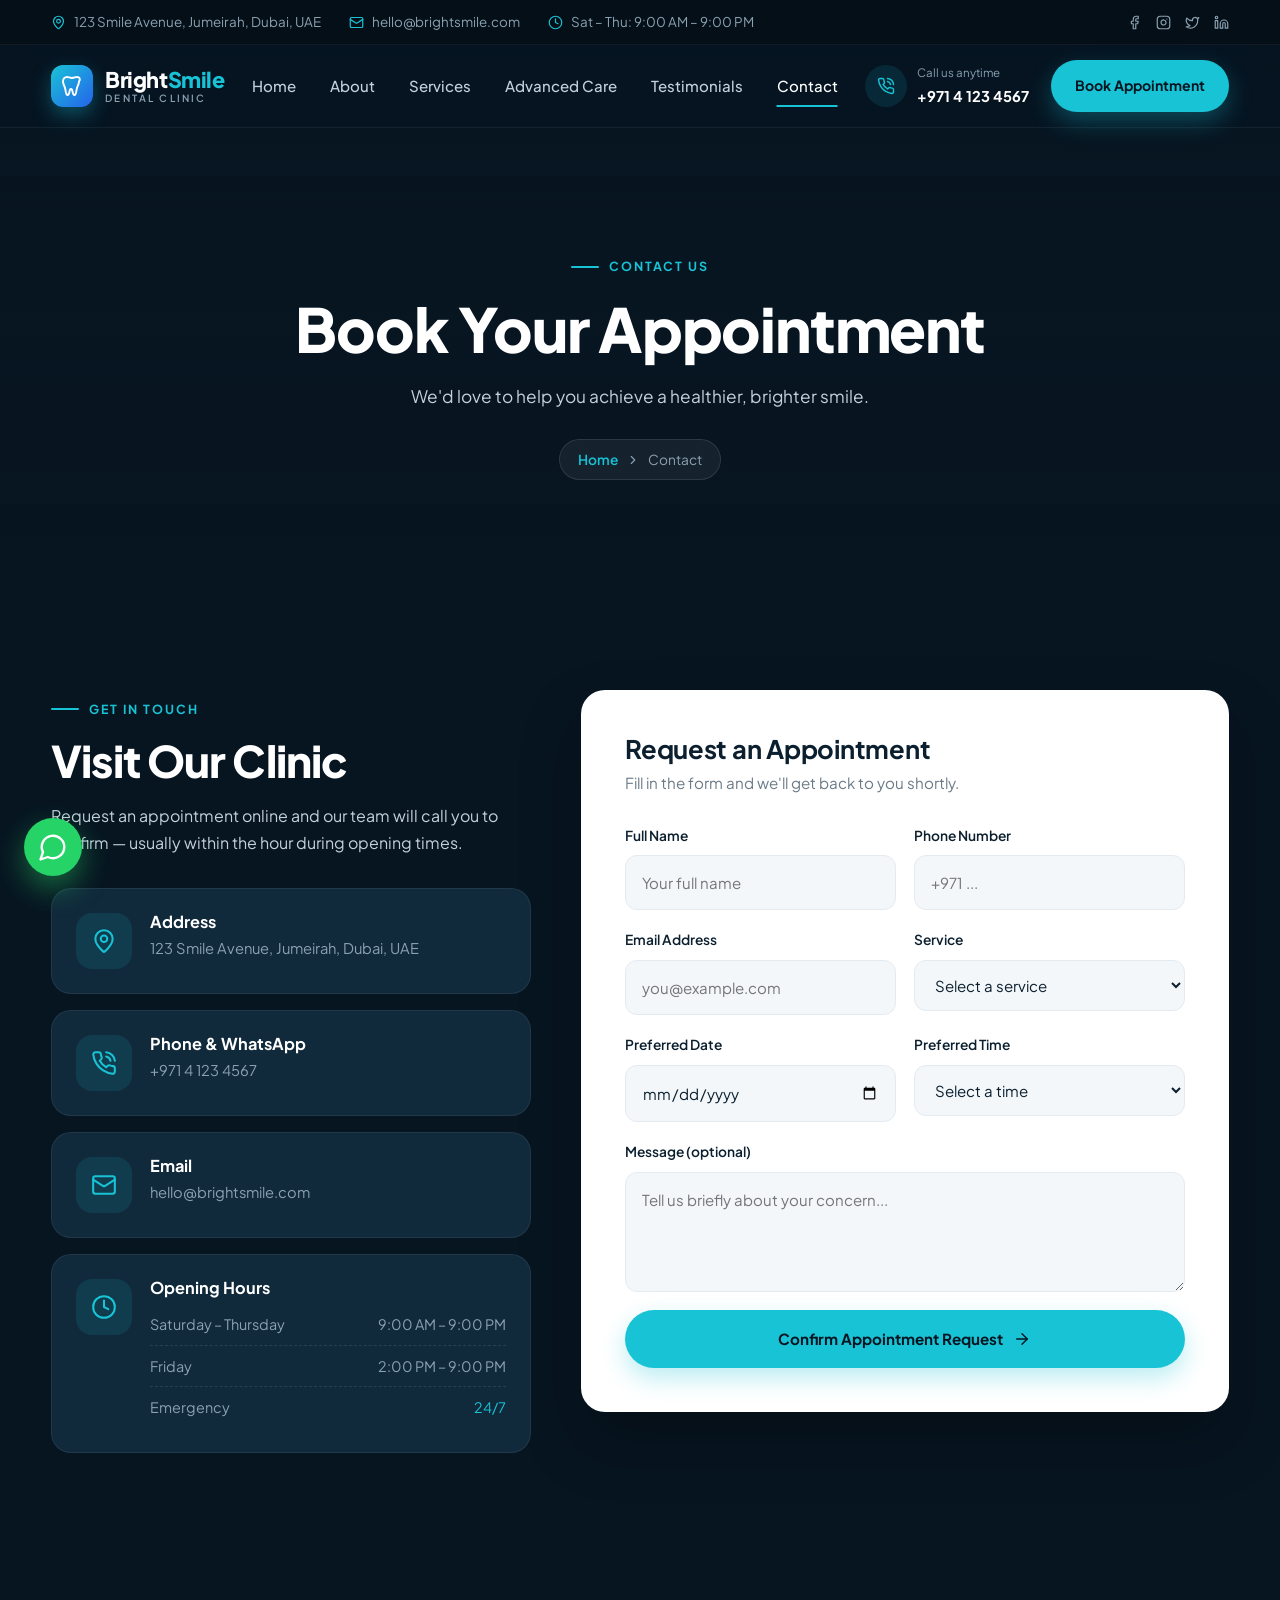
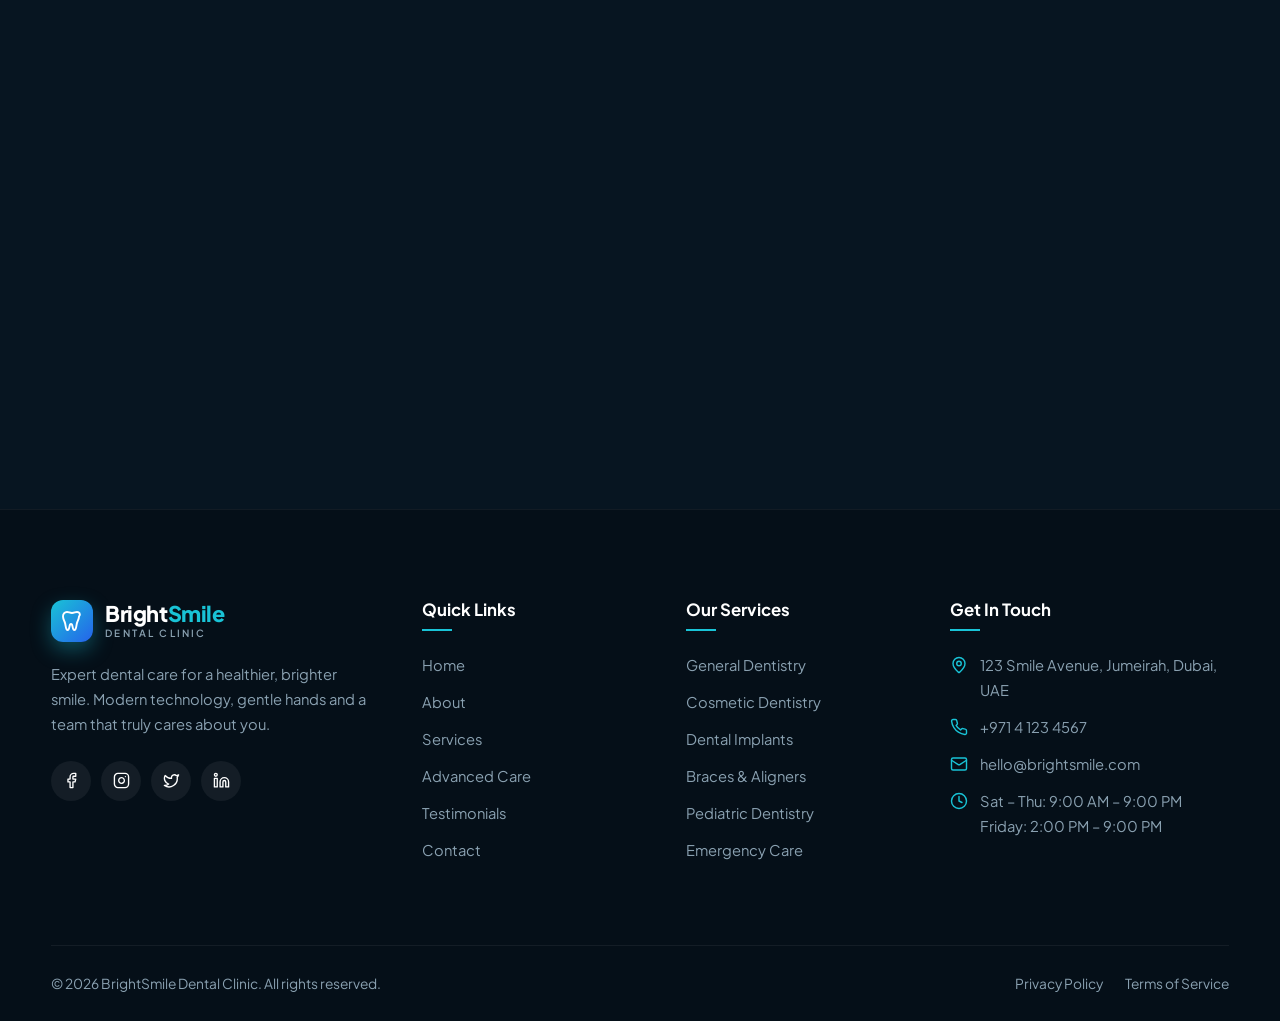
<file: contact.html>
<!DOCTYPE html>
<html lang="en">
<head>
  <meta charset="UTF-8" />
  <meta name="viewport" content="width=device-width, initial-scale=1.0" />
  <title>Contact & Appointments | BrightSmile Dental Clinic</title>
  <meta name="description" content="Book your dental appointment at BrightSmile Dental Clinic, Jumeirah, Dubai. Call, WhatsApp or request online." />
  <link rel="preconnect" href="https://fonts.googleapis.com" />
  <link rel="preconnect" href="https://fonts.gstatic.com" crossorigin />
  <link href="https://fonts.googleapis.com/css2?family=Plus+Jakarta+Sans:wght@400;500;600;700;800&display=swap" rel="stylesheet" />
  <link rel="stylesheet" href="css/style.css?v=3" />
</head>
<body>
  <header id="site-header"></header>

  <main>
    <section class="page-banner">
      <div class="container">
        <span class="eyebrow">Contact Us</span>
        <h1>Book Your Appointment</h1>
        <p>We'd love to help you achieve a healthier, brighter smile.</p>
        <div class="breadcrumb"><a href="index.html">Home</a><i data-lucide="chevron-right"></i>Contact</div>
      </div>
    </section>

    <section>
      <div class="container contact-grid">
        <div class="reveal">
          <span class="eyebrow">Get In Touch</span>
          <h2 style="margin-bottom:16px">Visit Our Clinic</h2>
          <p style="margin-bottom:32px">Request an appointment online and our team will call you to confirm — usually within the hour during opening times.</p>
          <div class="card info-card"><div class="icon-circle"><i data-lucide="map-pin"></i></div><div><h4>Address</h4><p>123 Smile Avenue, Jumeirah, Dubai, UAE</p></div></div>
          <div class="card info-card"><div class="icon-circle"><i data-lucide="phone-call"></i></div><div><h4>Phone & WhatsApp</h4><p><a href="tel:+97141234567">+971 4 123 4567</a></p></div></div>
          <div class="card info-card"><div class="icon-circle"><i data-lucide="mail"></i></div><div><h4>Email</h4><p><a href="mailto:hello@brightsmile.com">hello@brightsmile.com</a></p></div></div>
          <div class="card info-card">
            <div class="icon-circle"><i data-lucide="clock"></i></div>
            <div style="flex:1">
              <h4>Opening Hours</h4>
              <ul class="hours">
                <li><span>Saturday – Thursday</span><span>9:00 AM – 9:00 PM</span></li>
                <li><span>Friday</span><span>2:00 PM – 9:00 PM</span></li>
                <li><span>Emergency</span><span class="accent">24/7</span></li>
              </ul>
            </div>
          </div>
        </div>

        <form class="form reveal" id="appointment-form">
          <h3>Request an Appointment</h3>
          <p>Fill in the form and we'll get back to you shortly.</p>
          <div class="form-row">
            <div class="form-group"><label for="name">Full Name</label><input id="name" name="name" type="text" placeholder="Your full name" required /></div>
            <div class="form-group"><label for="phone">Phone Number</label><input id="phone" name="phone" type="tel" placeholder="+971 ..." required /></div>
          </div>
          <div class="form-row">
            <div class="form-group"><label for="email">Email Address</label><input id="email" name="email" type="email" placeholder="you@example.com" required /></div>
            <div class="form-group">
              <label for="service">Service</label>
              <select id="service" name="service" required>
                <option value="">Select a service</option>
                <option>General Dentistry</option>
                <option>Cosmetic Dentistry</option>
                <option>Dental Implants</option>
                <option>Braces & Aligners</option>
                <option>Pediatric Dentistry</option>
                <option>Root Canal Treatment</option>
                <option>Crowns & Bridges</option>
                <option>Gum Treatment</option>
                <option>Emergency Care</option>
              </select>
            </div>
          </div>
          <div class="form-row">
            <div class="form-group"><label for="date">Preferred Date</label><input id="date" name="date" type="date" required /></div>
            <div class="form-group">
              <label for="time">Preferred Time</label>
              <select id="time" name="time" required>
                <option value="">Select a time</option>
                <option>Morning (9 AM – 12 PM)</option>
                <option>Afternoon (12 PM – 4 PM)</option>
                <option>Evening (4 PM – 9 PM)</option>
              </select>
            </div>
          </div>
          <div class="form-group"><label for="message">Message (optional)</label><textarea id="message" name="message" placeholder="Tell us briefly about your concern..."></textarea></div>
          <button type="submit" class="btn btn-primary" style="width:100%">Confirm Appointment Request <i data-lucide="arrow-right"></i></button>
          <p class="form-msg" id="form-msg" role="status"></p>
        </form>
      </div>
    </section>

    <section style="padding-top:0">
      <div class="container map reveal">
        <iframe src="https://www.google.com/maps?q=Jumeirah,Dubai&output=embed" loading="lazy" title="BrightSmile clinic location"></iframe>
      </div>
    </section>
  </main>

  <footer id="site-footer"></footer>
  <script src="js/lucide.min.js"></script>
  <script src="js/main.js?v=3"></script>
</body>
</html>
</file>
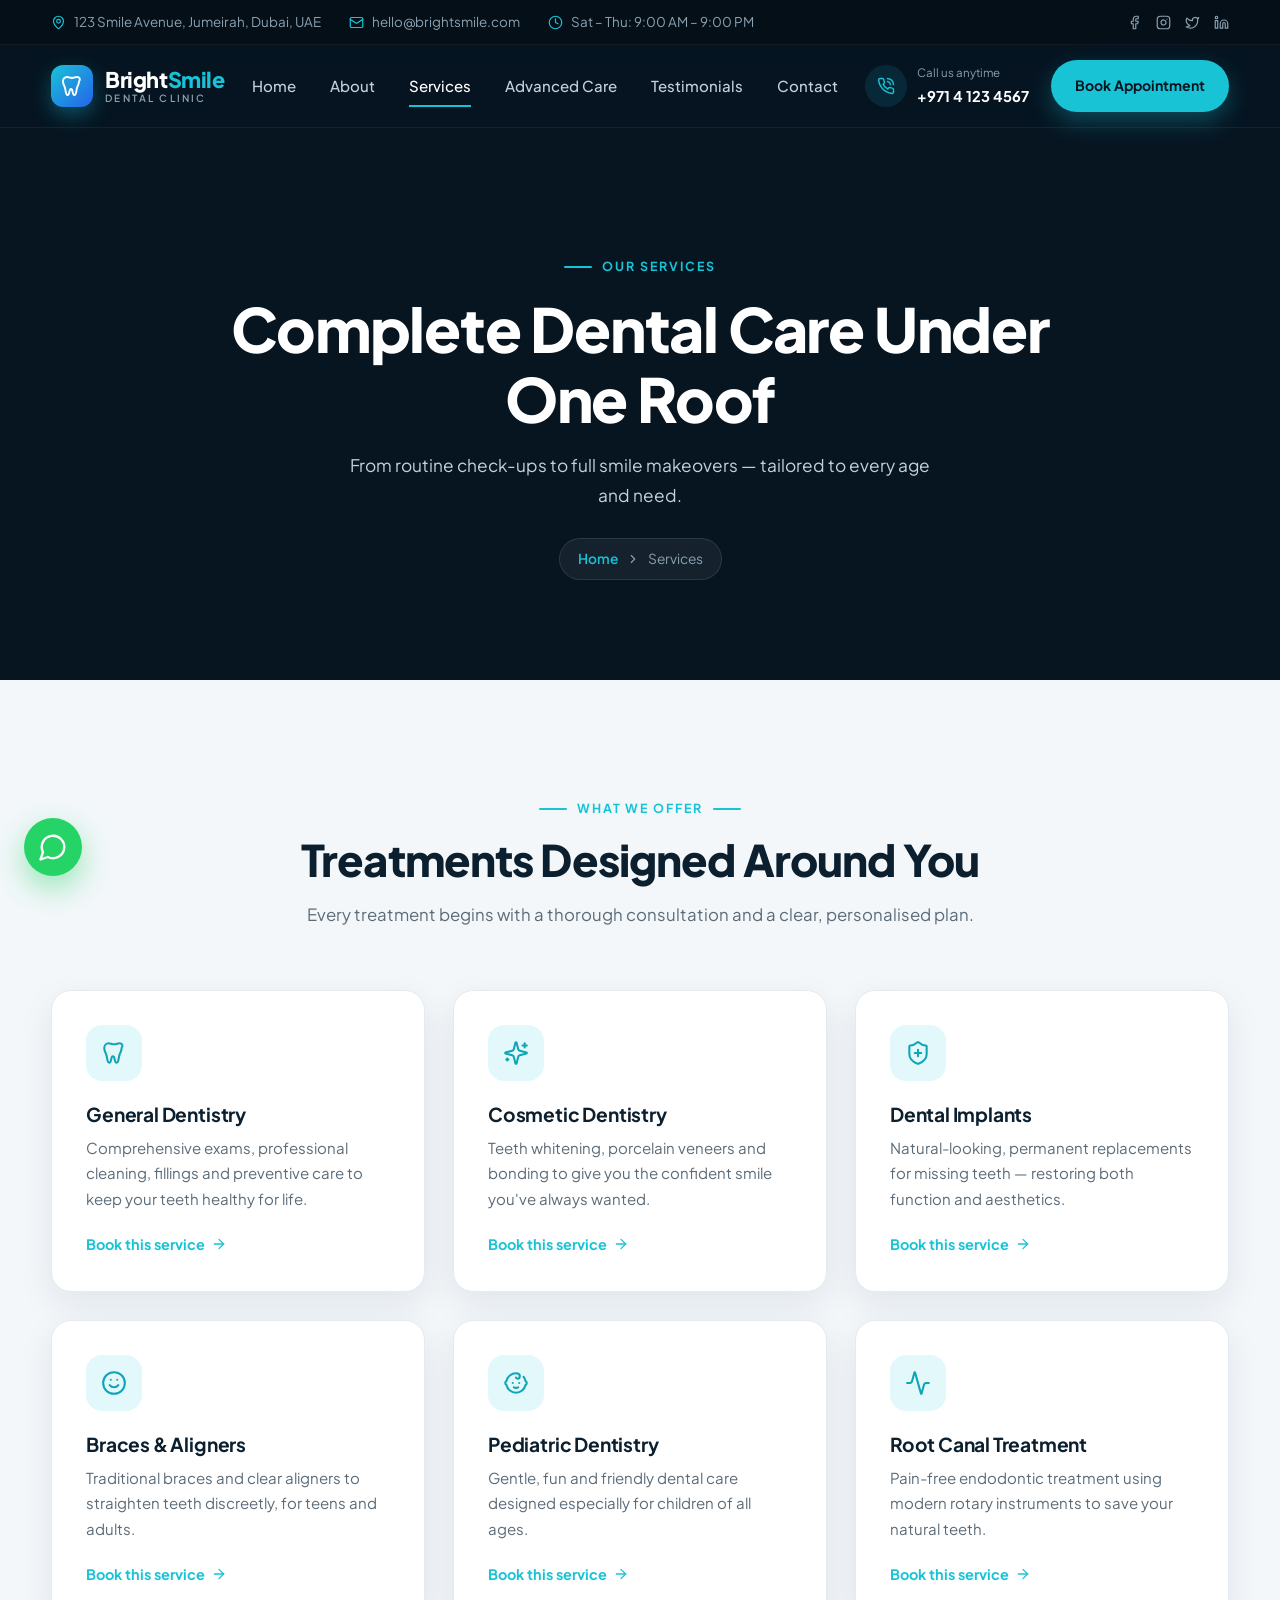
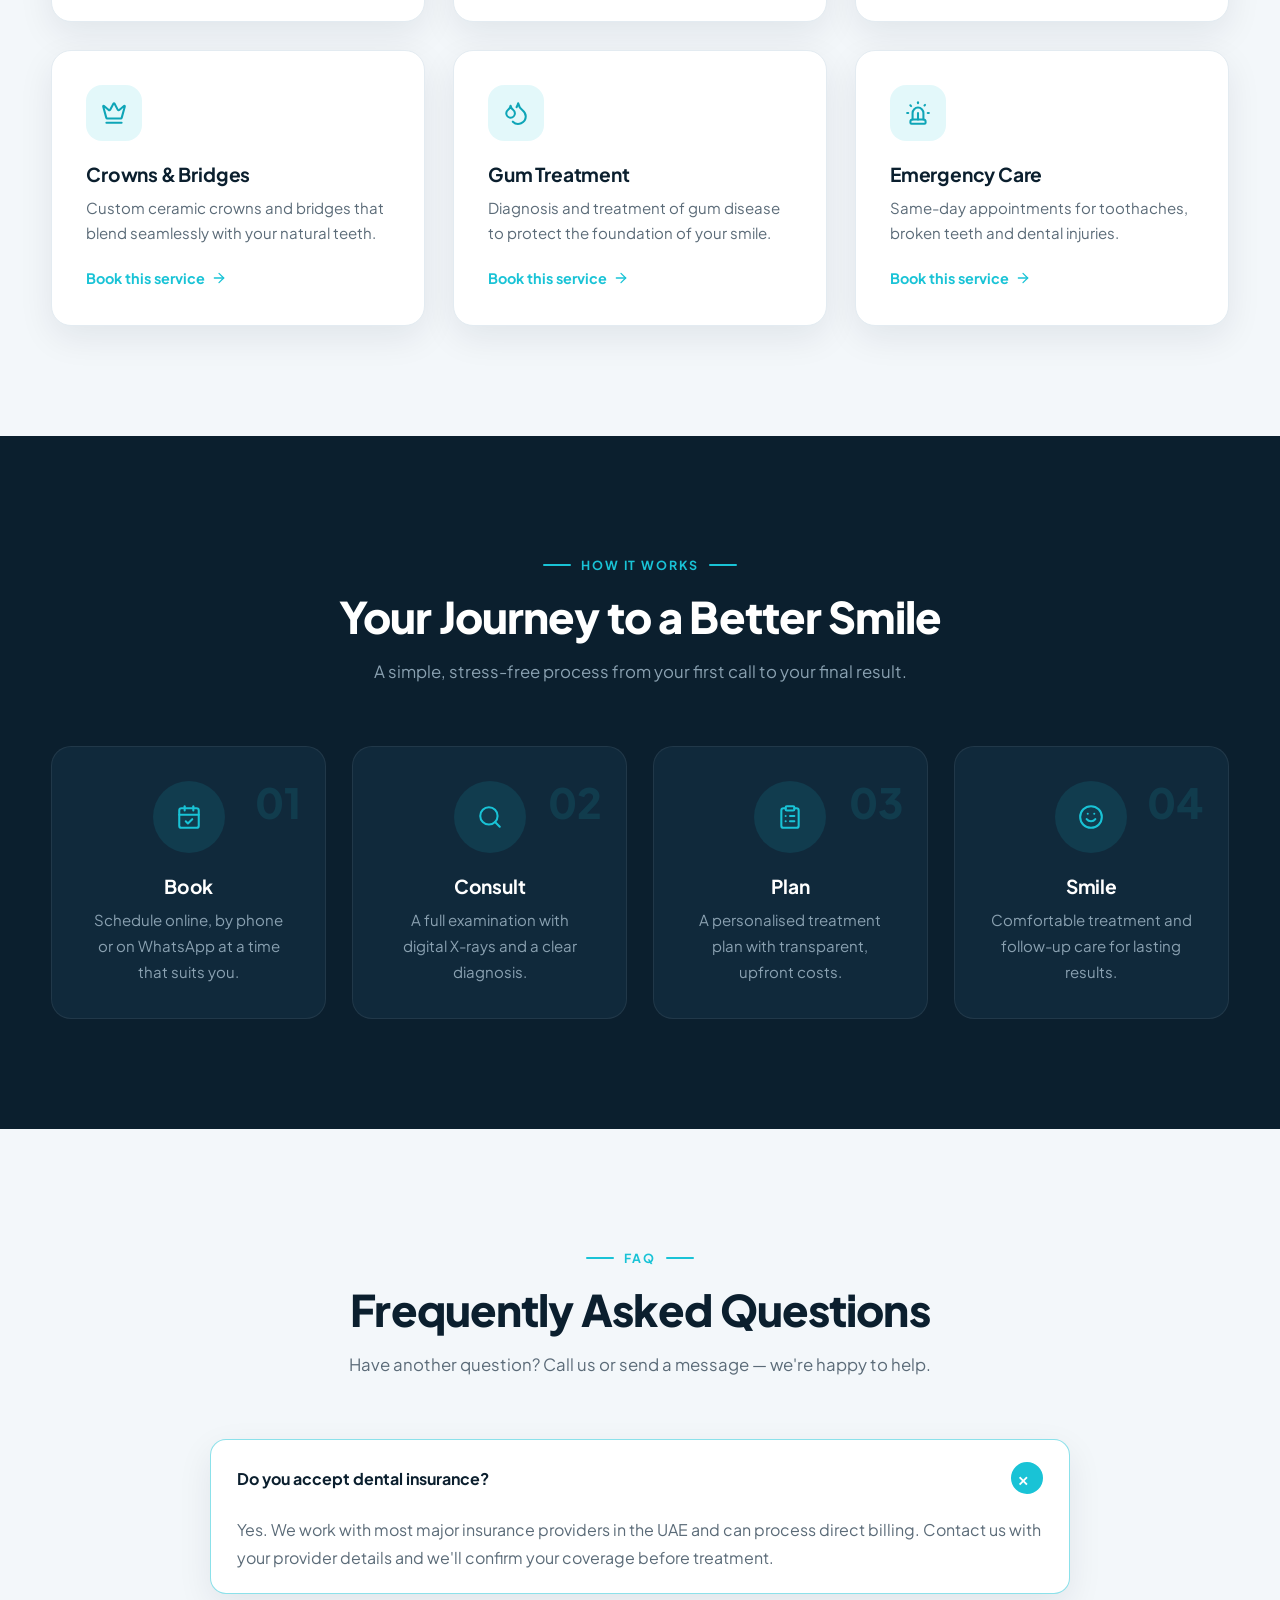
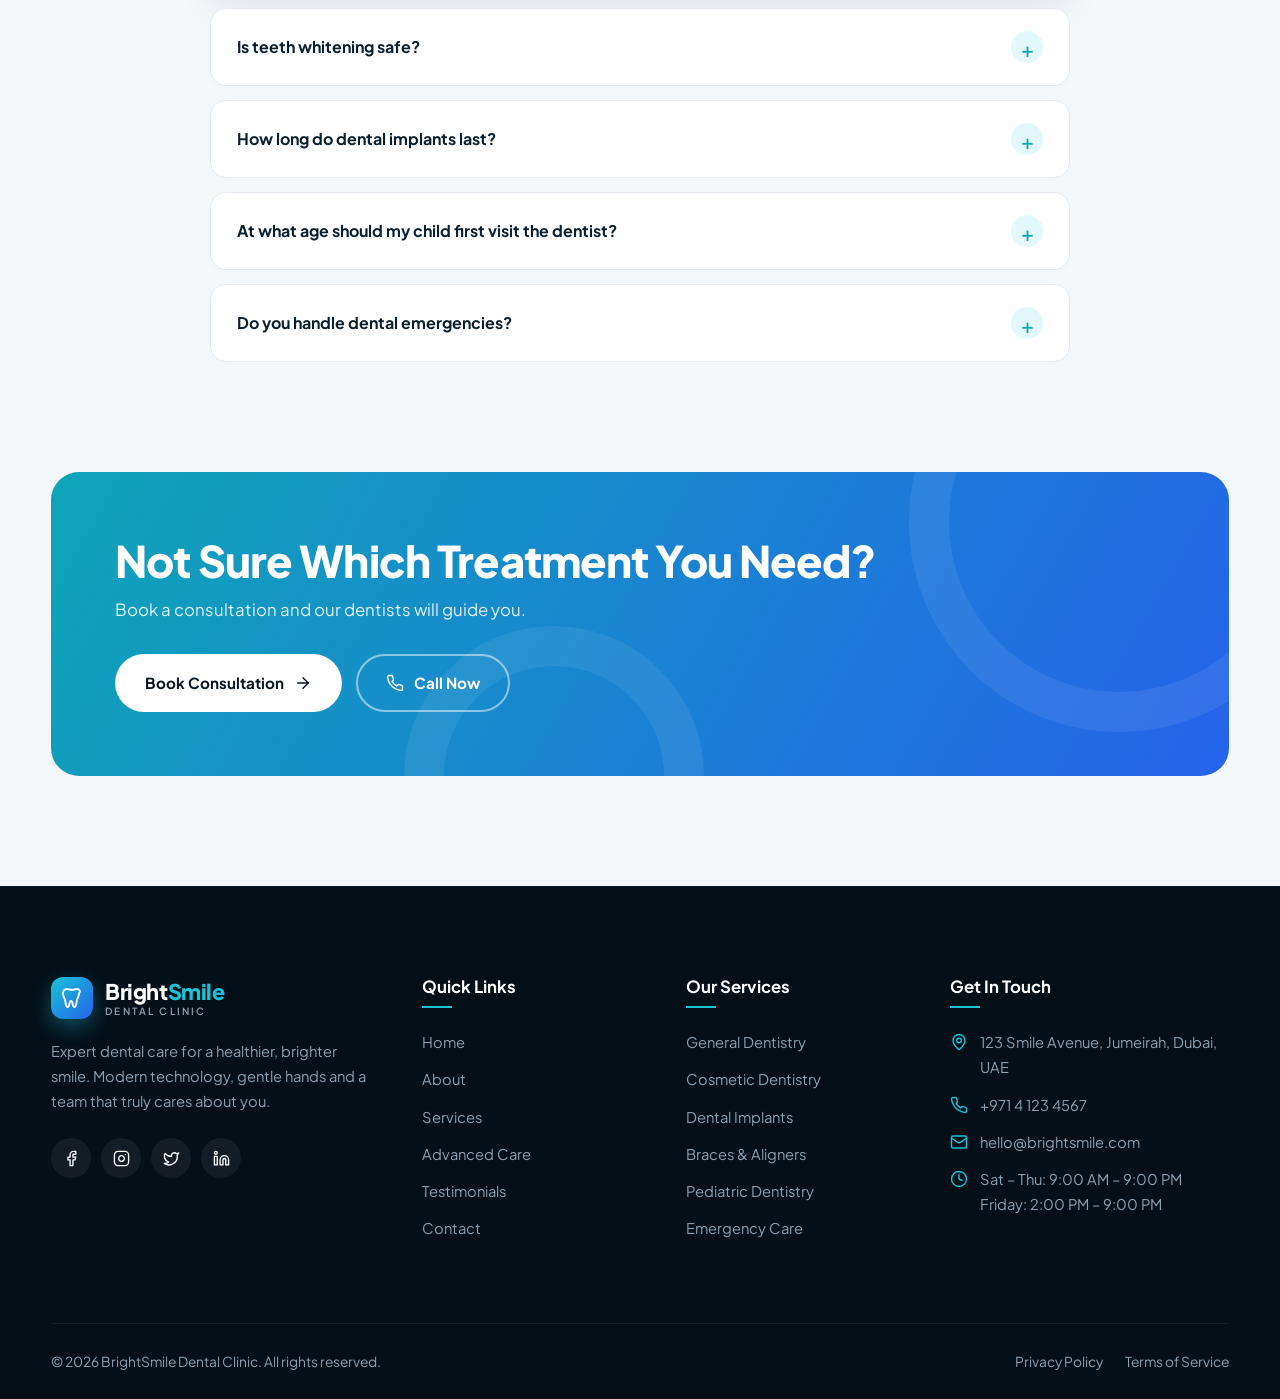
<file: services.html>
<!DOCTYPE html>
<html lang="en">
<head>
  <meta charset="UTF-8" />
  <meta name="viewport" content="width=device-width, initial-scale=1.0" />
  <title>Dental Services | BrightSmile Dental Clinic</title>
  <meta name="description" content="General, cosmetic, implant, orthodontic, pediatric and emergency dental services at BrightSmile Dental Clinic." />
  <link rel="preconnect" href="https://fonts.googleapis.com" />
  <link rel="preconnect" href="https://fonts.gstatic.com" crossorigin />
  <link href="https://fonts.googleapis.com/css2?family=Plus+Jakarta+Sans:wght@400;500;600;700;800&display=swap" rel="stylesheet" />
  <link rel="stylesheet" href="css/style.css?v=3" />
</head>
<body>
  <header id="site-header"></header>

  <main>
    <section class="page-banner">
      <div class="container">
        <span class="eyebrow">Our Services</span>
        <h1>Complete Dental Care Under One Roof</h1>
        <p>From routine check-ups to full smile makeovers — tailored to every age and need.</p>
        <div class="breadcrumb"><a href="index.html">Home</a><i data-lucide="chevron-right"></i>Services</div>
      </div>
    </section>

    <section class="light">
      <div class="container">
        <div class="section-head reveal">
          <span class="eyebrow">What We Offer</span>
          <h2>Treatments Designed Around You</h2>
          <p>Every treatment begins with a thorough consultation and a clear, personalised plan.</p>
        </div>
        <div class="grid-3">
          <div class="card reveal"><div class="icon-circle"><i data-icon="tooth"></i></div><h3>General Dentistry</h3><p>Comprehensive exams, professional cleaning, fillings and preventive care to keep your teeth healthy for life.</p><a href="contact.html?service=General Dentistry" class="more">Book this service <i data-lucide="arrow-right"></i></a></div>
          <div class="card reveal"><div class="icon-circle"><i data-lucide="sparkles"></i></div><h3>Cosmetic Dentistry</h3><p>Teeth whitening, porcelain veneers and bonding to give you the confident smile you've always wanted.</p><a href="contact.html?service=Cosmetic Dentistry" class="more">Book this service <i data-lucide="arrow-right"></i></a></div>
          <div class="card reveal"><div class="icon-circle"><i data-lucide="shield-plus"></i></div><h3>Dental Implants</h3><p>Natural-looking, permanent replacements for missing teeth — restoring both function and aesthetics.</p><a href="contact.html?service=Dental Implants" class="more">Book this service <i data-lucide="arrow-right"></i></a></div>
          <div class="card reveal"><div class="icon-circle"><i data-lucide="smile"></i></div><h3>Braces & Aligners</h3><p>Traditional braces and clear aligners to straighten teeth discreetly, for teens and adults.</p><a href="contact.html?service=Braces & Aligners" class="more">Book this service <i data-lucide="arrow-right"></i></a></div>
          <div class="card reveal"><div class="icon-circle"><i data-lucide="baby"></i></div><h3>Pediatric Dentistry</h3><p>Gentle, fun and friendly dental care designed especially for children of all ages.</p><a href="contact.html?service=Pediatric Dentistry" class="more">Book this service <i data-lucide="arrow-right"></i></a></div>
          <div class="card reveal"><div class="icon-circle"><i data-lucide="activity"></i></div><h3>Root Canal Treatment</h3><p>Pain-free endodontic treatment using modern rotary instruments to save your natural teeth.</p><a href="contact.html?service=Root Canal Treatment" class="more">Book this service <i data-lucide="arrow-right"></i></a></div>
          <div class="card reveal"><div class="icon-circle"><i data-lucide="crown"></i></div><h3>Crowns & Bridges</h3><p>Custom ceramic crowns and bridges that blend seamlessly with your natural teeth.</p><a href="contact.html?service=Crowns & Bridges" class="more">Book this service <i data-lucide="arrow-right"></i></a></div>
          <div class="card reveal"><div class="icon-circle"><i data-lucide="droplets"></i></div><h3>Gum Treatment</h3><p>Diagnosis and treatment of gum disease to protect the foundation of your smile.</p><a href="contact.html?service=Gum Treatment" class="more">Book this service <i data-lucide="arrow-right"></i></a></div>
          <div class="card reveal"><div class="icon-circle"><i data-lucide="siren"></i></div><h3>Emergency Care</h3><p>Same-day appointments for toothaches, broken teeth and dental injuries.</p><a href="contact.html?service=Emergency Care" class="more">Book this service <i data-lucide="arrow-right"></i></a></div>
        </div>
      </div>
    </section>

    <section style="background:var(--navy-800)">
      <div class="container">
        <div class="section-head reveal">
          <span class="eyebrow">How It Works</span>
          <h2>Your Journey to a Better Smile</h2>
          <p>A simple, stress-free process from your first call to your final result.</p>
        </div>
        <div class="grid-4 process">
          <div class="card reveal"><div class="icon-circle"><i data-lucide="calendar-check"></i></div><h3>Book</h3><p>Schedule online, by phone or on WhatsApp at a time that suits you.</p></div>
          <div class="card reveal"><div class="icon-circle"><i data-lucide="search"></i></div><h3>Consult</h3><p>A full examination with digital X-rays and a clear diagnosis.</p></div>
          <div class="card reveal"><div class="icon-circle"><i data-lucide="clipboard-list"></i></div><h3>Plan</h3><p>A personalised treatment plan with transparent, upfront costs.</p></div>
          <div class="card reveal"><div class="icon-circle"><i data-lucide="smile"></i></div><h3>Smile</h3><p>Comfortable treatment and follow-up care for lasting results.</p></div>
        </div>
      </div>
    </section>

    <section class="light">
      <div class="container">
        <div class="section-head reveal">
          <span class="eyebrow">FAQ</span>
          <h2>Frequently Asked Questions</h2>
          <p>Have another question? Call us or send a message — we're happy to help.</p>
        </div>
        <div class="faq reveal">
          <details open>
            <summary>Do you accept dental insurance?</summary>
            <p>Yes. We work with most major insurance providers in the UAE and can process direct billing. Contact us with your provider details and we'll confirm your coverage before treatment.</p>
          </details>
          <details>
            <summary>Is teeth whitening safe?</summary>
            <p>Professional whitening performed by a dentist is completely safe. We assess your teeth and gums first and use clinically proven systems to minimise sensitivity.</p>
          </details>
          <details>
            <summary>How long do dental implants last?</summary>
            <p>With good oral hygiene and regular check-ups, dental implants can last a lifetime. The crown on top may need replacing after 15–20 years.</p>
          </details>
          <details>
            <summary>At what age should my child first visit the dentist?</summary>
            <p>We recommend a first visit by your child's first birthday, or within six months of their first tooth appearing.</p>
          </details>
          <details>
            <summary>Do you handle dental emergencies?</summary>
            <p>Absolutely. We reserve same-day slots for emergencies such as severe pain, swelling or broken teeth. Call us immediately and we'll see you as soon as possible.</p>
          </details>
        </div>
      </div>
    </section>

    <section class="light" style="padding-top:0">
      <div class="container">
        <div class="cta reveal">
          <div>
            <h2>Not Sure Which Treatment You Need?</h2>
            <p>Book a consultation and our dentists will guide you.</p>
          </div>
          <div class="cta-actions">
            <a href="contact.html" class="btn btn-white">Book Consultation <i data-lucide="arrow-right"></i></a>
            <a href="tel:+97141234567" class="btn btn-ghost"><i data-lucide="phone"></i> Call Now</a>
          </div>
        </div>
      </div>
    </section>
  </main>

  <footer id="site-footer"></footer>
  <script src="js/lucide.min.js"></script>
  <script src="js/main.js?v=3"></script>
</body>
</html>
</file>
<file: css/style.css>
:root {
  --navy-950: #050f18;
  --navy-900: #071521;
  --navy-800: #0b1f2e;
  --navy-700: #10293b;
  --navy-600: #173549;
  --teal: #19c3d6;
  --teal-dark: #0ea5b7;
  --teal-soft: rgba(25, 195, 214, 0.12);
  --blue: #2563eb;
  --white: #ffffff;
  --text: #c3d1dc;
  --muted: #8aa1b1;
  --light-bg: #f3f7fa;
  --line-light: #e3ebf1;
  --dark-text: #0b1f2e;
  --body-dark: #52626f;
  --radius: 16px;
  --shadow: 0 20px 50px rgba(0, 0, 0, 0.28);
  --shadow-soft: 0 12px 35px rgba(11, 31, 46, 0.08);
  --container: 1220px;
  --ease: cubic-bezier(0.22, 1, 0.36, 1);
}

* { box-sizing: border-box; margin: 0; padding: 0; }
html { scroll-behavior: smooth; }

body {
  font-family: "Plus Jakarta Sans", system-ui, -apple-system, "Segoe UI", Roboto, sans-serif;
  background: var(--navy-900);
  color: var(--text);
  line-height: 1.7;
  font-size: 16px;
  -webkit-font-smoothing: antialiased;
}

img { max-width: 100%; display: block; }
a { color: inherit; text-decoration: none; }
ul { list-style: none; }
button { font: inherit; }

.container { width: 92%; max-width: var(--container); margin: 0 auto; }

h1, h2, h3, h4 { color: var(--white); line-height: 1.15; font-weight: 800; letter-spacing: -0.02em; }
h1 { font-size: clamp(2.3rem, 5vw, 3.8rem); }
h2 { font-size: clamp(1.9rem, 3.4vw, 2.75rem); }
h3 { font-size: 1.2rem; font-weight: 700; letter-spacing: -0.01em; }
h4 { font-weight: 700; letter-spacing: 0; }
.accent { color: var(--teal); }

.eyebrow {
  display: inline-flex;
  align-items: center;
  gap: 10px;
  font-size: 0.78rem;
  letter-spacing: 0.16em;
  text-transform: uppercase;
  color: var(--teal);
  font-weight: 700;
  margin-bottom: 16px;
}
.eyebrow::before { content: ""; width: 28px; height: 2px; background: var(--teal); border-radius: 2px; }
.section-head .eyebrow::after { content: ""; width: 28px; height: 2px; background: var(--teal); border-radius: 2px; }

svg.lucide, .icon svg { width: 22px; height: 22px; stroke-width: 1.9; }

/* ---------- Buttons ---------- */
.btn {
  display: inline-flex;
  align-items: center;
  justify-content: center;
  gap: 10px;
  padding: 14px 28px;
  border-radius: 50px;
  font-weight: 700;
  font-size: 0.95rem;
  cursor: pointer;
  border: 2px solid transparent;
  transition: all 0.3s var(--ease);
  white-space: nowrap;
}
.btn svg.lucide { width: 18px; height: 18px; transition: transform 0.3s var(--ease); }
.btn:hover svg.lucide { transform: translateX(3px); }
.btn-primary { background: var(--teal); color: var(--navy-900); box-shadow: 0 10px 25px rgba(25, 195, 214, 0.3); }
.btn-primary:hover { background: #2fd3e5; transform: translateY(-2px); box-shadow: 0 14px 30px rgba(25, 195, 214, 0.4); }
.btn-outline { border-color: rgba(255, 255, 255, 0.25); color: var(--white); background: transparent; }
.btn-outline:hover { border-color: var(--teal); color: var(--teal); }
.light .btn-outline, .white .btn-outline { border-color: var(--dark-text); color: var(--dark-text); }
.light .btn-outline:hover, .white .btn-outline:hover { background: var(--dark-text); color: var(--white); }

section { padding: 110px 0; }
.section-head { text-align: center; max-width: 700px; margin: 0 auto 60px; }
.section-head p { margin-top: 16px; color: var(--muted); font-size: 1.05rem; }

/* ---------- Top bar ---------- */
.topbar { background: var(--navy-950); font-size: 0.84rem; color: var(--muted); border-bottom: 1px solid rgba(255, 255, 255, 0.05); }
.topbar .container { display: flex; justify-content: space-between; align-items: center; height: 44px; }
.topbar-info { display: flex; gap: 28px; }
.topbar-info span, .topbar-info a { display: inline-flex; align-items: center; gap: 8px; }
.topbar svg.lucide { width: 15px; height: 15px; color: var(--teal); }
.topbar a:hover { color: var(--white); }
.topbar-social { display: flex; gap: 14px; }
.topbar-social a { display: inline-flex; }
.topbar-social svg.lucide { color: var(--muted); }
.topbar-social a:hover svg.lucide { color: var(--teal); }

/* ---------- Header ---------- */
.site-header {
  position: sticky;
  top: 0;
  z-index: 100;
  background: rgba(7, 21, 33, 0.85);
  backdrop-filter: blur(14px);
  -webkit-backdrop-filter: blur(14px);
  border-bottom: 1px solid rgba(255, 255, 255, 0.06);
  transition: box-shadow 0.3s, background 0.3s;
}
.site-header.scrolled { background: rgba(7, 21, 33, 0.97); box-shadow: 0 10px 30px rgba(0, 0, 0, 0.3); }
.nav { display: flex; align-items: center; justify-content: space-between; height: 82px; gap: 20px; }
.logo { display: flex; align-items: center; gap: 12px; font-weight: 800; font-size: 1.35rem; color: var(--white); letter-spacing: -0.02em; }
.logo-icon {
  width: 42px; height: 42px; border-radius: 12px;
  background: linear-gradient(135deg, var(--teal), var(--blue));
  display: grid; place-items: center; color: var(--white);
  box-shadow: 0 8px 20px rgba(25, 195, 214, 0.35);
}
.logo-icon svg { width: 24px; height: 24px; }
.logo small { display: block; font-size: 0.62rem; font-weight: 600; letter-spacing: 0.22em; color: var(--muted); text-transform: uppercase; margin-top: 2px; }
.logo-text { line-height: 1.1; }
.nav-links { display: flex; gap: 34px; }
.nav-links a { font-size: 0.94rem; font-weight: 500; color: var(--text); position: relative; padding: 8px 0; transition: color 0.2s; }
.nav-links a::after {
  content: ""; position: absolute; left: 50%; bottom: 0; width: 0; height: 2px;
  background: var(--teal); transition: all 0.3s var(--ease); transform: translateX(-50%);
}
.nav-links a:hover, .nav-links a.active { color: var(--white); }
.nav-links a:hover::after, .nav-links a.active::after { width: 100%; }
.nav-right { display: flex; align-items: center; gap: 22px; }
.nav-phone { display: flex; align-items: center; gap: 10px; }
.nav-phone .icon { width: 42px; height: 42px; border-radius: 50%; background: var(--teal-soft); color: var(--teal); display: grid; place-items: center; }
.nav-phone .icon svg { width: 18px; height: 18px; }
.nav-phone small { display: block; font-size: 0.72rem; color: var(--muted); }
.nav-phone strong { color: var(--white); font-size: 0.92rem; }
.nav-cta { padding: 12px 22px; font-size: 0.88rem; }
.menu-toggle { display: none; background: none; border: none; color: var(--white); cursor: pointer; }
.menu-toggle svg.lucide { width: 28px; height: 28px; }

/* ---------- Hero ---------- */
.hero {
  position: relative;
  padding: 90px 0 150px;
  background:
    radial-gradient(ellipse at 85% 20%, rgba(25, 195, 214, 0.2), transparent 55%),
    radial-gradient(ellipse at 0% 100%, rgba(37, 99, 235, 0.15), transparent 50%),
    linear-gradient(180deg, var(--navy-800), var(--navy-900));
  overflow: hidden;
}
.hero::before {
  content: ""; position: absolute; inset: 0;
  background-image: radial-gradient(rgba(255, 255, 255, 0.06) 1px, transparent 1px);
  background-size: 28px 28px;
  mask-image: linear-gradient(180deg, #000, transparent 85%);
  -webkit-mask-image: linear-gradient(180deg, #000, transparent 85%);
  pointer-events: none;
}
.hero-grid { position: relative; display: grid; grid-template-columns: 1.05fr 1fr; gap: 60px; align-items: center; }
.hero-tag {
  display: inline-flex; align-items: center; gap: 10px;
  padding: 8px 16px 8px 8px; border-radius: 50px;
  background: rgba(255, 255, 255, 0.06); border: 1px solid rgba(255, 255, 255, 0.1);
  font-size: 0.85rem; color: var(--white); margin-bottom: 26px;
}
.hero-tag span { background: var(--teal); color: var(--navy-900); font-weight: 700; padding: 3px 10px; border-radius: 50px; font-size: 0.75rem; }
.hero p.lead { margin: 24px 0 30px; font-size: 1.12rem; max-width: 540px; color: var(--text); }
.hero-points { display: flex; flex-wrap: wrap; gap: 12px 26px; margin-bottom: 36px; }
.hero-points li { display: flex; align-items: center; gap: 8px; font-size: 0.93rem; color: var(--white); font-weight: 500; }
.hero-points svg.lucide { color: var(--teal); width: 20px; height: 20px; }
.hero-actions { display: flex; gap: 14px; flex-wrap: wrap; }
.trust { display: flex; align-items: center; gap: 16px; margin-top: 42px; padding-top: 30px; border-top: 1px solid rgba(255, 255, 255, 0.08); }
.avatars { display: flex; }
.avatars img { width: 44px; height: 44px; border-radius: 50%; border: 3px solid var(--navy-800); margin-left: -12px; object-fit: cover; background: var(--navy-600); }
.avatars img:first-child { margin-left: 0; }
.trust strong { color: var(--white); display: block; font-size: 1rem; }
.trust .stars { color: #fbbf24; display: flex; gap: 2px; }
.trust .stars svg.lucide { width: 15px; height: 15px; fill: #fbbf24; stroke: #fbbf24; }
.trust small { color: var(--muted); font-size: 0.84rem; }

.hero-visual { position: relative; padding: 20px 20px 20px 40px; }
.hero-visual::before {
  content: ""; position: absolute; inset: 0 0 40px 70px; border-radius: 30px;
  background: linear-gradient(135deg, var(--teal), var(--blue)); opacity: 0.9;
  transform: rotate(4deg);
}
.hero-visual img {
  position: relative; border-radius: 28px; height: 540px; width: 100%; object-fit: cover; object-position: center 20%;
  box-shadow: var(--shadow); background: var(--navy-700);
}
.float-card {
  position: absolute; z-index: 2;
  background: rgba(255, 255, 255, 0.97); color: var(--dark-text);
  padding: 14px 18px; border-radius: 16px; box-shadow: 0 20px 40px rgba(0, 0, 0, 0.25);
  display: flex; align-items: center; gap: 12px;
  animation: float 5s ease-in-out infinite;
}
.float-card strong { display: block; font-size: 1.05rem; line-height: 1.2; }
.float-card span { font-size: 0.78rem; color: #6b7b88; }
.float-card .icon-circle { width: 44px; height: 44px; background: var(--teal-soft); color: var(--teal-dark); }
.float-card.one { left: 0; bottom: 80px; }
.float-card.two { right: -10px; top: 60px; animation-delay: -2.5s; }
@keyframes float { 0%, 100% { transform: translateY(0); } 50% { transform: translateY(-10px); } }

/* ---------- Page banner ---------- */
.page-banner {
  position: relative;
  padding: 120px 0 100px;
  text-align: center;
  background:
    linear-gradient(180deg, rgba(7, 21, 33, 0.82), rgba(7, 21, 33, 0.95)),
    url("https://images.unsplash.com/photo-1629909613654-28e377c37b09?w=1800&q=80") center/cover;
  overflow: hidden;
}
.page-banner h1 { max-width: 820px; margin: 0 auto; }
.page-banner p { margin: 18px auto 0; color: var(--text); max-width: 600px; font-size: 1.08rem; }
.breadcrumb {
  display: inline-flex; align-items: center; gap: 8px; margin-top: 28px;
  padding: 8px 18px; border-radius: 50px; background: rgba(255, 255, 255, 0.06); border: 1px solid rgba(255, 255, 255, 0.1);
  font-size: 0.86rem; color: var(--muted);
}
.breadcrumb a { color: var(--teal); font-weight: 600; }
.breadcrumb svg.lucide { width: 14px; height: 14px; }

/* ---------- Icons ---------- */
.icon-circle {
  width: 56px; height: 56px; border-radius: 16px;
  display: grid; place-items: center; flex-shrink: 0;
  background: var(--teal-soft); color: var(--teal);
  transition: all 0.3s var(--ease);
}
.icon-circle svg.lucide, .icon-circle svg { width: 26px; height: 26px; }

/* ---------- Highlight strip ---------- */
.highlight-strip { margin-top: -80px; position: relative; z-index: 5; padding: 0; }
.highlight-grid {
  display: grid; grid-template-columns: repeat(5, 1fr);
  background: var(--white); border-radius: 22px; box-shadow: 0 30px 60px rgba(0, 0, 0, 0.25);
  overflow: hidden;
}
.highlight-item { padding: 34px 22px; text-align: center; border-right: 1px solid var(--line-light); transition: background 0.3s; }
.highlight-item:last-child { border-right: none; }
.highlight-item:hover { background: var(--light-bg); }
.highlight-item .icon-circle { margin: 0 auto 16px; }
.highlight-item:hover .icon-circle { background: var(--teal); color: var(--white); }
.highlight-item h4 { font-size: 1rem; margin-bottom: 6px; color: var(--dark-text); }
.highlight-item p { font-size: 0.84rem; color: #6b7b88; line-height: 1.5; }

/* ---------- Grids ---------- */
.grid-2 { display: grid; grid-template-columns: 1fr 1fr; gap: 70px; align-items: center; }
.grid-3 { display: grid; grid-template-columns: repeat(3, 1fr); gap: 28px; }
.grid-4 { display: grid; grid-template-columns: repeat(4, 1fr); gap: 26px; }

/* ---------- Cards ---------- */
.card {
  position: relative;
  background: var(--navy-700);
  border: 1px solid rgba(255, 255, 255, 0.07);
  border-radius: 20px;
  padding: 34px;
  transition: transform 0.4s var(--ease), border-color 0.3s, box-shadow 0.4s var(--ease);
}
.card:hover { transform: translateY(-8px); border-color: rgba(25, 195, 214, 0.45); box-shadow: 0 25px 50px rgba(0, 0, 0, 0.25); }
.card:hover .icon-circle { background: var(--teal); color: var(--navy-900); }
.card h3 { margin: 22px 0 10px; }
.card p { font-size: 0.94rem; color: var(--muted); }
.card .more {
  display: inline-flex; align-items: center; gap: 6px; margin-top: 20px;
  color: var(--teal); font-weight: 700; font-size: 0.9rem;
}
.card .more svg.lucide { width: 16px; height: 16px; transition: transform 0.3s var(--ease); }
.card:hover .more svg.lucide { transform: translateX(4px); }

.light { background: var(--light-bg); color: var(--body-dark); }
.white { background: var(--white); color: var(--body-dark); }
.light h2, .light h3, .light h4, .white h2, .white h3, .white h4 { color: var(--dark-text); }
.light .card, .white .card { background: var(--white); border-color: var(--line-light); box-shadow: var(--shadow-soft); }
.white .card { background: var(--light-bg); box-shadow: none; }
.light .card:hover, .white .card:hover { box-shadow: 0 25px 50px rgba(11, 31, 46, 0.12); border-color: rgba(25, 195, 214, 0.5); }
.light .card:hover .icon-circle, .white .card:hover .icon-circle { color: var(--white); }
.light .card p, .white .card p, .light .section-head p, .white .section-head p { color: #5b6b78; }
.light .icon-circle, .white .icon-circle { color: var(--teal-dark); }

/* ---------- About ---------- */
.about-visual { position: relative; padding: 0 40px 40px 0; }
.about-visual .main-img { border-radius: 24px; height: 500px; width: 100%; object-fit: cover; background: #dde7ee; }
.about-visual .sub-img {
  position: absolute; right: 0; bottom: 0; width: 46%; height: 220px; object-fit: cover;
  border-radius: 20px; border: 8px solid var(--white); box-shadow: var(--shadow-soft); background: #dde7ee;
}
.exp-badge {
  position: absolute; left: -20px; top: 40px;
  background: linear-gradient(135deg, var(--teal), var(--blue)); color: var(--white);
  padding: 22px 26px; border-radius: 20px; box-shadow: 0 20px 40px rgba(25, 195, 214, 0.35);
  text-align: center;
}
.exp-badge strong { display: block; font-size: 2.4rem; line-height: 1; font-weight: 800; }
.exp-badge span { font-size: 0.8rem; font-weight: 600; opacity: 0.9; }
.lead-text { margin: 20px 0 10px; font-size: 1.05rem; }
.check-list { margin: 24px 0 34px; display: grid; grid-template-columns: 1fr 1fr; gap: 14px; }
.check-list li { display: flex; gap: 10px; align-items: center; font-weight: 600; color: var(--dark-text); font-size: 0.94rem; }
.check-list svg.lucide { color: var(--white); background: var(--teal); border-radius: 50%; padding: 4px; width: 22px; height: 22px; flex-shrink: 0; stroke-width: 3; }
.dark-section .check-list li { color: var(--white); }

/* ---------- Stats band ---------- */
.stats-band {
  display: grid; grid-template-columns: repeat(4, 1fr);
  background: linear-gradient(120deg, var(--navy-700), var(--navy-800));
  border: 1px solid rgba(255, 255, 255, 0.07); border-radius: 24px; overflow: hidden;
}
.stat-item { padding: 40px 30px; display: flex; align-items: center; gap: 18px; border-right: 1px solid rgba(255, 255, 255, 0.07); }
.stat-item:last-child { border-right: none; }
.stat-item strong { display: block; font-size: 2.2rem; color: var(--white); line-height: 1; font-weight: 800; }
.stat-item span { font-size: 0.88rem; color: var(--muted); }

/* ---------- Features ---------- */
.feature-list { display: grid; grid-template-columns: 1fr 1fr; gap: 18px; }
.feature {
  display: flex; gap: 16px; padding: 24px;
  background: rgba(255, 255, 255, 0.03); border-radius: 18px; border: 1px solid rgba(255, 255, 255, 0.07);
  transition: all 0.3s var(--ease);
}
.feature:hover { border-color: rgba(25, 195, 214, 0.4); background: rgba(25, 195, 214, 0.05); }
.feature .icon-circle { width: 48px; height: 48px; border-radius: 14px; }
.feature .icon-circle svg.lucide { width: 22px; height: 22px; }
.feature h4 { font-size: 1.02rem; margin-bottom: 4px; color: var(--white); }
.feature p { font-size: 0.88rem; color: var(--muted); line-height: 1.6; }

.media-frame { position: relative; }
.media-frame img { border-radius: 24px; height: 520px; width: 100%; object-fit: cover; background: var(--navy-600); }
.media-frame .float-card { left: -30px; bottom: 40px; }

/* ---------- Process ---------- */
.process { counter-reset: step; }
.process .card { text-align: center; }
.process .card .icon-circle { margin: 0 auto; border-radius: 50%; width: 72px; height: 72px; }
.process .card::before {
  counter-increment: step; content: "0" counter(step);
  position: absolute; top: 20px; right: 24px;
  font-size: 2.6rem; font-weight: 800; color: rgba(25, 195, 214, 0.12);
}

/* ---------- Team ---------- */
.team-card { padding: 0; overflow: hidden; }
.team-photo { position: relative; overflow: hidden; }
.team-photo img { height: 320px; width: 100%; object-fit: cover; object-position: top; background: #dde7ee; transition: transform 0.6s var(--ease); }
.team-card:hover .team-photo img { transform: scale(1.06); }
.team-social {
  position: absolute; left: 0; right: 0; bottom: 16px; display: flex; justify-content: center; gap: 10px;
  opacity: 0; transform: translateY(15px); transition: all 0.4s var(--ease);
}
.team-card:hover .team-social { opacity: 1; transform: none; }
.team-social a { width: 38px; height: 38px; border-radius: 50%; background: var(--white); color: var(--dark-text); display: grid; place-items: center; }
.team-social a:hover { background: var(--teal); color: var(--white); }
.team-social svg.lucide { width: 16px; height: 16px; }
.team-info { padding: 22px; text-align: center; }
.team-card h3 { margin: 0 0 4px; }
.team-info span { color: var(--teal-dark); font-size: 0.88rem; font-weight: 600; }

/* ---------- Testimonials ---------- */
.testimonial { display: flex; flex-direction: column; gap: 18px; }
.testimonial .quote-icon { position: absolute; top: 28px; right: 28px; color: var(--teal); opacity: 0.25; }
.testimonial .quote-icon svg.lucide { width: 44px; height: 44px; }
.stars { display: flex; gap: 3px; }
.stars svg.lucide { width: 17px; height: 17px; fill: #fbbf24; stroke: #fbbf24; }
.testimonial blockquote { font-size: 1rem; line-height: 1.75; color: #3d4d5a; }
.person { display: flex; align-items: center; gap: 14px; margin-top: auto; padding-top: 20px; border-top: 1px solid var(--line-light); }
.person img { width: 52px; height: 52px; border-radius: 50%; object-fit: cover; background: #cfdbe4; }
.person strong { display: block; color: var(--dark-text); }
.person span { font-size: 0.82rem; color: var(--teal-dark); font-weight: 600; }

.gallery-card { padding: 12px; overflow: hidden; }
.gallery-card img { border-radius: 14px; height: 260px; width: 100%; object-fit: cover; background: var(--navy-600); }
.gallery-card h3 { margin: 18px 10px 4px; font-size: 1.05rem; }
.gallery-card p { margin: 0 10px 10px; }

/* ---------- CTA ---------- */
.cta {
  position: relative; overflow: hidden;
  background: linear-gradient(120deg, var(--teal-dark), var(--blue));
  border-radius: 28px; padding: 64px; display: flex; align-items: center;
  justify-content: space-between; gap: 30px; flex-wrap: wrap;
}
.cta::before, .cta::after {
  content: ""; position: absolute; border-radius: 50%; border: 40px solid rgba(255, 255, 255, 0.07);
}
.cta::before { width: 340px; height: 340px; right: -100px; top: -160px; }
.cta::after { width: 220px; height: 220px; left: 30%; bottom: -150px; }
.cta > * { position: relative; z-index: 1; }
.cta h2 { color: var(--white); }
.cta p { color: rgba(255, 255, 255, 0.88); margin-top: 10px; font-size: 1.05rem; }
.cta-actions { display: flex; gap: 14px; flex-wrap: wrap; }
.cta .btn-white { background: var(--white); color: var(--navy-900); }
.cta .btn-white:hover { transform: translateY(-2px); box-shadow: 0 14px 30px rgba(0, 0, 0, 0.2); }
.cta .btn-ghost { border-color: rgba(255, 255, 255, 0.5); color: var(--white); }
.cta .btn-ghost:hover { background: rgba(255, 255, 255, 0.12); }

/* ---------- FAQ ---------- */
.faq { max-width: 860px; margin: 0 auto; display: grid; gap: 14px; }
.faq details {
  background: var(--white); border: 1px solid var(--line-light); border-radius: 16px; padding: 0 26px;
  transition: box-shadow 0.3s, border-color 0.3s;
}
.faq details[open] { box-shadow: var(--shadow-soft); border-color: rgba(25, 195, 214, 0.5); }
.faq summary {
  list-style: none; cursor: pointer; padding: 22px 0; font-weight: 700; color: var(--dark-text);
  display: flex; justify-content: space-between; align-items: center; gap: 20px;
}
.faq summary::-webkit-details-marker { display: none; }
.faq summary::after {
  content: "+"; flex-shrink: 0; width: 32px; height: 32px; border-radius: 50%;
  background: var(--teal-soft); color: var(--teal-dark); display: grid; place-items: center;
  font-size: 1.3rem; font-weight: 500; transition: transform 0.3s var(--ease);
}
.faq details[open] summary::after { transform: rotate(45deg); background: var(--teal); color: var(--white); }
.faq details p { padding-bottom: 22px; color: #5b6b78; }

/* ---------- Contact ---------- */
.contact-grid { display: grid; grid-template-columns: 1fr 1.35fr; gap: 50px; align-items: start; }
.info-card { display: flex; gap: 18px; padding: 24px; margin-bottom: 16px; }
.info-card h4 { font-size: 1.02rem; margin-bottom: 4px; }
.info-card p { font-size: 0.92rem; }
.hours { margin-top: 6px; }
.hours li { display: flex; justify-content: space-between; gap: 20px; padding: 8px 0; border-bottom: 1px dashed rgba(255, 255, 255, 0.1); font-size: 0.9rem; color: var(--muted); }
.hours li:last-child { border-bottom: none; }

.form { background: var(--white); padding: 44px; border-radius: 24px; box-shadow: 0 30px 60px rgba(0, 0, 0, 0.3); }
.form h3 { margin-bottom: 6px; font-size: 1.6rem; color: var(--dark-text); }
.form > p { color: #6b7b88; margin-bottom: 28px; font-size: 0.95rem; }
.form-row { display: grid; grid-template-columns: 1fr 1fr; gap: 18px; }
.form-group { margin-bottom: 18px; display: flex; flex-direction: column; gap: 8px; }
.form-group label { font-size: 0.86rem; font-weight: 600; color: var(--dark-text); }
.form input, .form select, .form textarea {
  background: var(--light-bg); border: 1.5px solid var(--line-light); color: var(--dark-text);
  padding: 14px 16px; border-radius: 12px; font: inherit; font-size: 0.94rem; outline: none;
  transition: border-color 0.2s, box-shadow 0.2s, background 0.2s;
}
.form input:focus, .form select:focus, .form textarea:focus { border-color: var(--teal); background: var(--white); box-shadow: 0 0 0 4px rgba(25, 195, 214, 0.12); }
.form textarea { resize: vertical; min-height: 120px; }
.form-msg {
  margin-top: 16px; font-size: 0.92rem; color: #0f766e; display: none;
  background: #ecfdf5; border: 1px solid #a7f3d0; padding: 14px 16px; border-radius: 12px;
}
.map iframe { width: 100%; height: 420px; border: 0; border-radius: 24px; display: block; }

/* ---------- Footer ---------- */
.site-footer { background: var(--navy-950); padding: 90px 0 0; border-top: 1px solid rgba(255, 255, 255, 0.05); }
.footer-grid { display: grid; grid-template-columns: 1.5fr 1fr 1fr 1.3fr; gap: 50px; }
.site-footer p, .site-footer li { font-size: 0.92rem; color: var(--muted); }
.site-footer h4 { margin-bottom: 22px; font-size: 1.05rem; position: relative; padding-bottom: 12px; }
.site-footer h4::after { content: ""; position: absolute; left: 0; bottom: 0; width: 30px; height: 2px; background: var(--teal); }
.site-footer ul li { margin-bottom: 12px; }
.site-footer ul a { transition: color 0.2s, padding 0.2s; }
.site-footer ul a:hover { color: var(--teal); padding-left: 4px; }
.footer-contact li { display: flex; gap: 12px; align-items: flex-start; }
.footer-contact svg.lucide { width: 18px; height: 18px; color: var(--teal); flex-shrink: 0; margin-top: 3px; }
.socials { display: flex; gap: 10px; margin-top: 24px; }
.socials a {
  width: 40px; height: 40px; border-radius: 50%; display: grid; place-items: center;
  background: rgba(255, 255, 255, 0.06); color: var(--white); transition: all 0.3s var(--ease);
}
.socials a:hover { background: var(--teal); color: var(--navy-900); transform: translateY(-3px); }
.socials svg.lucide { width: 17px; height: 17px; }
.footer-bottom {
  margin-top: 70px; padding: 26px 0; border-top: 1px solid rgba(255, 255, 255, 0.06);
  display: flex; justify-content: space-between; gap: 20px; flex-wrap: wrap; font-size: 0.86rem; color: var(--muted);
}
.footer-bottom a:hover { color: var(--teal); }
.footer-bottom nav { display: flex; gap: 22px; }

/* ---------- Floating buttons ---------- */
.whatsapp-float {
  position: fixed; left: 24px; bottom: 24px; z-index: 90;
  width: 58px; height: 58px; border-radius: 50%; background: #25d366; color: var(--white);
  display: grid; place-items: center; box-shadow: 0 12px 30px rgba(37, 211, 102, 0.45);
  transition: transform 0.3s var(--ease);
}
.whatsapp-float:hover { transform: scale(1.08); }
.whatsapp-float svg { width: 30px; height: 30px; }
.back-to-top {
  position: fixed; right: 24px; bottom: 24px; z-index: 90;
  width: 48px; height: 48px; border-radius: 14px; border: none; cursor: pointer;
  background: var(--teal); color: var(--navy-900); display: grid; place-items: center;
  box-shadow: 0 12px 30px rgba(25, 195, 214, 0.4);
  opacity: 0; visibility: hidden; transform: translateY(15px); transition: all 0.3s var(--ease);
}
.back-to-top.show { opacity: 1; visibility: visible; transform: none; }

/* ---------- Reveal animation ---------- */
.reveal { opacity: 0; transform: translateY(36px); transition: opacity 0.9s var(--ease), transform 0.9s var(--ease); }
.reveal.visible { opacity: 1; transform: none; }
.grid-3 > .reveal:nth-child(3n+2), .grid-4 > .reveal:nth-child(4n+2) { transition-delay: 0.1s; }
.grid-3 > .reveal:nth-child(3n), .grid-4 > .reveal:nth-child(4n+3) { transition-delay: 0.2s; }
.grid-4 > .reveal:nth-child(4n) { transition-delay: 0.3s; }

@media (prefers-reduced-motion: reduce) {
  .reveal { opacity: 1; transform: none; transition: none; }
  .float-card { animation: none; }
}

/* ---------- Responsive ---------- */
@media (max-width: 1180px) {
  .nav-phone { display: none; }
  .nav-links { gap: 24px; }
}

@media (max-width: 1024px) {
  .highlight-grid { grid-template-columns: repeat(3, 1fr); }
  .highlight-item:nth-child(3) { border-right: none; }
  .highlight-item:nth-child(-n+3) { border-bottom: 1px solid var(--line-light); }
  .grid-4, .stats-band { grid-template-columns: repeat(2, 1fr); }
  .stat-item:nth-child(2) { border-right: none; }
  .stat-item:nth-child(-n+2) { border-bottom: 1px solid rgba(255, 255, 255, 0.07); }
  .footer-grid { grid-template-columns: 1fr 1fr; }
  .grid-2 { gap: 50px; }
}

@media (max-width: 900px) {
  .topbar { display: none; }
  .menu-toggle { display: block; }
  .nav-links {
    position: absolute; top: 82px; left: 0; right: 0;
    flex-direction: column; gap: 0; background: var(--navy-800);
    max-height: 0; overflow: hidden; transition: max-height 0.4s var(--ease);
    box-shadow: 0 20px 30px rgba(0, 0, 0, 0.3);
  }
  .nav-links.open { max-height: 420px; }
  .nav-links a { padding: 16px 4%; border-bottom: 1px solid rgba(255, 255, 255, 0.05); }
  .nav-links a::after { display: none; }
  .nav-cta { display: none; }
  .hero { padding: 60px 0 120px; }
  .hero-grid, .grid-2, .contact-grid { grid-template-columns: 1fr; }
  .hero-visual img { height: 440px; }
  .grid-3 { grid-template-columns: 1fr 1fr; }
  .about-visual { margin-left: 20px; }
  .media-frame .float-card { left: 16px; }
}

@media (max-width: 640px) {
  section { padding: 75px 0; }
  .grid-3, .grid-4, .form-row, .footer-grid, .feature-list, .check-list { grid-template-columns: 1fr; }
  .stats-band { grid-template-columns: 1fr; }
  .stat-item { border-right: none; border-bottom: 1px solid rgba(255, 255, 255, 0.07); }
  .highlight-grid { grid-template-columns: 1fr 1fr; }
  .highlight-item { border-right: none !important; border-bottom: 1px solid var(--line-light); }
  .hero-visual { padding: 10px 10px 10px 20px; }
  .hero-visual img { height: 380px; }
  .float-card.two { display: none; }
  .about-visual .main-img { height: 380px; }
  .about-visual .sub-img { height: 150px; }
  .exp-badge { left: -10px; padding: 16px 18px; }
  .exp-badge strong { font-size: 1.8rem; }
  .cta { padding: 44px 28px; }
  .form { padding: 28px 22px; }
  .whatsapp-float { width: 52px; height: 52px; left: 16px; bottom: 16px; }
  .back-to-top { right: 16px; bottom: 16px; }
}
</file>
